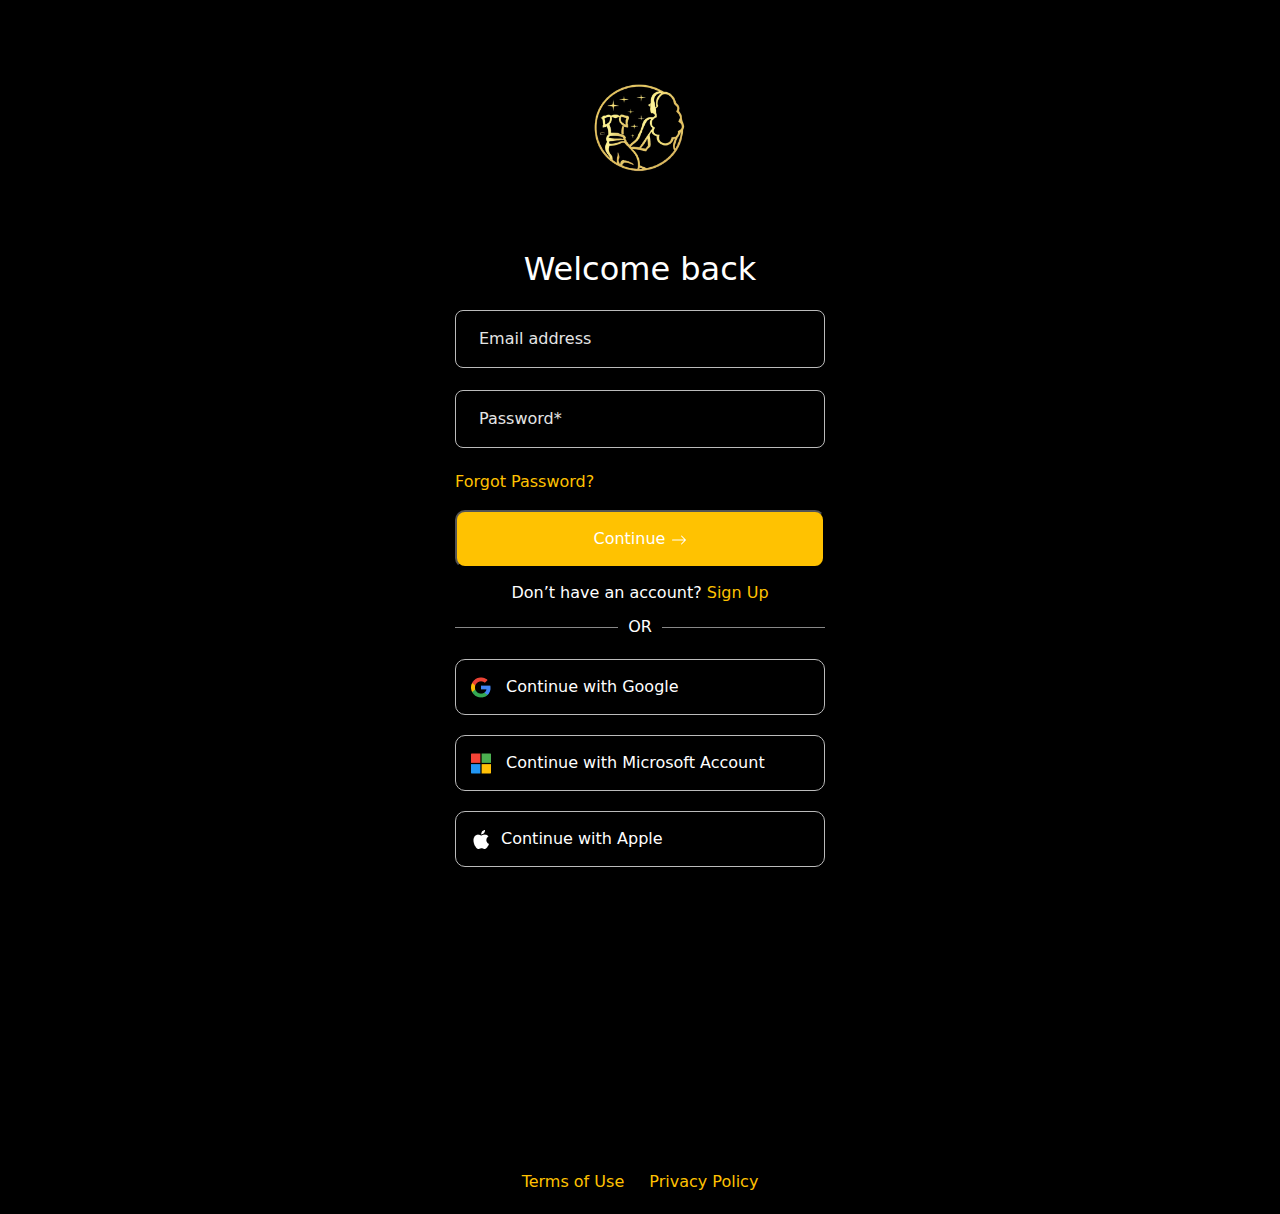
<file: login.html>
<!DOCTYPE html>
<html lang="en">
  <head>
    <meta charset="UTF-8" />
    <meta name="viewport" content="width=device-width, initial-scale=1.0" />
    <meta http-equiv="X-UA-Compatible" content="ie=edge" />
    <title>Belto-Log In</title>
    <link rel="stylesheet" href="./assets/css/auth.css" />

    <!-- bootstrap cdn -->
    <link
      href="https://cdn.jsdelivr.net/npm/bootstrap@5.3.3/dist/css/bootstrap.min.css"
      rel="stylesheet"
      integrity="sha384-QWTKZyjpPEjISv5WaRU9OFeRpok6YctnYmDr5pNlyT2bRjXh0JMhjY6hW+ALEwIH"
      crossorigin="anonymous"
    />
  </head>

  <body>
    <div class="form_container">
      <div class="logo">
        <a href="./index.html">
          <img src="./assets/img/BELTO LOGO FINAL.webp" alt="Logo" />
        </a>
      </div>
      <h2>Welcome back</h2>
      <form action="">
        <div class="input-group">
          <input type="text" name="" id="mail" placeholder="" />
          <label for="text1">Email address </label>
        </div>

        <div class="input-group">
          <input type="password" name="" id="pass" placeholder=" " />
          <label for="text2">Password*</label>
        </div>
        <div class="forgot_pass text-left mb-3">
          <a href="./reset.html"> Forgot Password?</a>
        </div>
        <div class="continue">
          <button class="active">
            Continue
            <svg
              xmlns="http://www.w3.org/2000/svg"
              width="16"
              height="16"
              fill="currentColor"
              class="bi bi-arrow-right"
              viewBox="0 0 16 16"
            >
              <path
                fill-rule="evenodd"
                d="M1 8a.5.5 0 0 1 .5-.5h11.793l-3.147-3.146a.5.5 0 0 1 .708-.708l4 4a.5.5 0 0 1 0 .708l-4 4a.5.5 0 0 1-.708-.708L13.293 8.5H1.5A.5.5 0 0 1 1 8"
              />
            </svg>
          </button>
        </div>

        <div class="login_link">
          <p>
            Don’t have an account?
            <a href="./signup.html" class="">Sign Up</a>
          </p>
        </div>

        <div class="auth_options">
          <div class="or">
            <div class="line"></div>
            <p>OR</p>
            <div class="line"></div>
          </div>
          <button>
            <img src="./assets/img/Google.png" alt="Google" /> Continue with
            Google
          </button>
          <button>
            <img src="./assets/img/Microsoft.png" alt="Google" /> Continue with
            Microsoft Account
          </button>
          <button>
            <img src="./assets/img/apple.png" alt="Google" />Continue with Apple
          </button>
        </div>
      </form>
    </div>

    <div class="terms">
      <a href="./terms.html">Terms of Use</a>
      <a href="./privacy.html">Privacy Policy</a>
    </div>
    <script>
      document.querySelector(".clickme").addEventListener("click", () => {
        console.log("clicked");
      });

      const togglePassword = document.querySelector("#togglePassword");
      const password = document.querySelector("#password");
      console.log("click");

      document
        .querySelector("#togglePassword")
        .addEventListener("click", () => {
          console.log("clicked");
          // Toggle the type attribute
          const type =
            password.getAttribute("type") === "password" ? "text" : "password";
          password.setAttribute("type", type);

          // Toggle the eye icon (you can change the icon src here)
          this.querySelector("img").src =
            type === "password" ? "eye.png" : "eye-hide.png";
        });
    </script>
  </body>
</html>
</file>
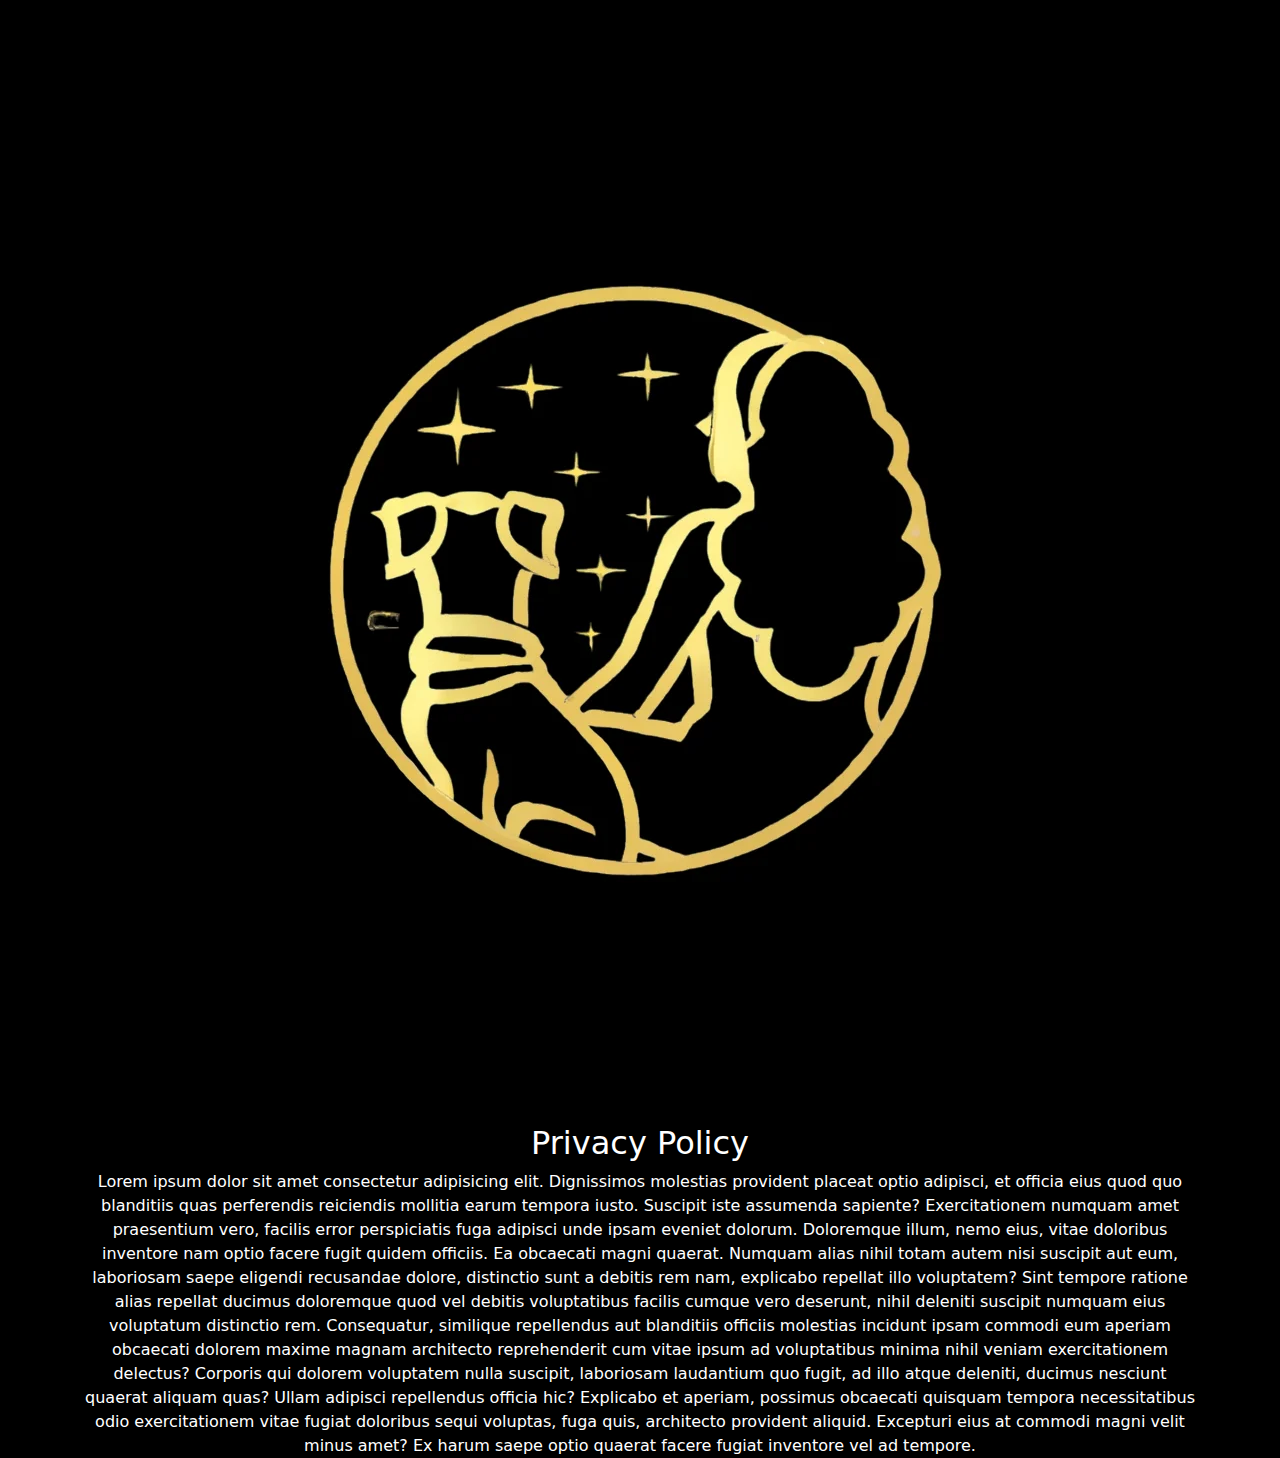
<file: privacy.html>
<!DOCTYPE html>
<html lang="en">
  <head>
    <meta charset="UTF-8" />
    <meta name="viewport" content="width=device-width, initial-scale=1.0" />
    <meta http-equiv="X-UA-Compatible" content="ie=edge" />
    <title>Belto-Privacy</title>
    <link rel="stylesheet" href="./assets/css/auth.css" />

    <!-- bootstrap cdn -->
    <link
      href="https://cdn.jsdelivr.net/npm/bootstrap@5.3.3/dist/css/bootstrap.min.css"
      rel="stylesheet"
      integrity="sha384-QWTKZyjpPEjISv5WaRU9OFeRpok6YctnYmDr5pNlyT2bRjXh0JMhjY6hW+ALEwIH"
      crossorigin="anonymous"
    />
  </head>

  <body>
    <div class="terms_container">
      <div class="container">
        <div class="logo">
          <a href="./index.html">
            <img src="./assets/img/BELTO LOGO FINAL.webp" alt="Logo" />

          </a>
        </div>
        <h2>Privacy Policy</h2>
        <p>
          Lorem ipsum dolor sit amet consectetur adipisicing elit. Dignissimos
          molestias provident placeat optio adipisci, et officia eius quod quo
          blanditiis quas perferendis reiciendis mollitia earum tempora iusto.
          Suscipit iste assumenda sapiente? Exercitationem numquam amet
          praesentium vero, facilis error perspiciatis fuga adipisci unde ipsam
          eveniet dolorum. Doloremque illum, nemo eius, vitae doloribus
          inventore nam optio facere fugit quidem officiis. Ea obcaecati magni
          quaerat. Numquam alias nihil totam autem nisi suscipit aut eum,
          laboriosam saepe eligendi recusandae dolore, distinctio sunt a debitis
          rem nam, explicabo repellat illo voluptatem? Sint tempore ratione
          alias repellat ducimus doloremque quod vel debitis voluptatibus
          facilis cumque vero deserunt, nihil deleniti suscipit numquam eius
          voluptatum distinctio rem. Consequatur, similique repellendus aut
          blanditiis officiis molestias incidunt ipsam commodi eum aperiam
          obcaecati dolorem maxime magnam architecto reprehenderit cum vitae
          ipsum ad voluptatibus minima nihil veniam exercitationem delectus?
          Corporis qui dolorem voluptatem nulla suscipit, laboriosam laudantium
          quo fugit, ad illo atque deleniti, ducimus nesciunt quaerat aliquam
          quas? Ullam adipisci repellendus officia hic? Explicabo et aperiam,
          possimus obcaecati quisquam tempora necessitatibus odio exercitationem
          vitae fugiat doloribus sequi voluptas, fuga quis, architecto provident
          aliquid. Excepturi eius at commodi magni velit minus amet? Ex harum
          saepe optio quaerat facere fugiat inventore vel ad tempore.
        </p>
      </div>
    </div>
  </body>
</html>
</file>
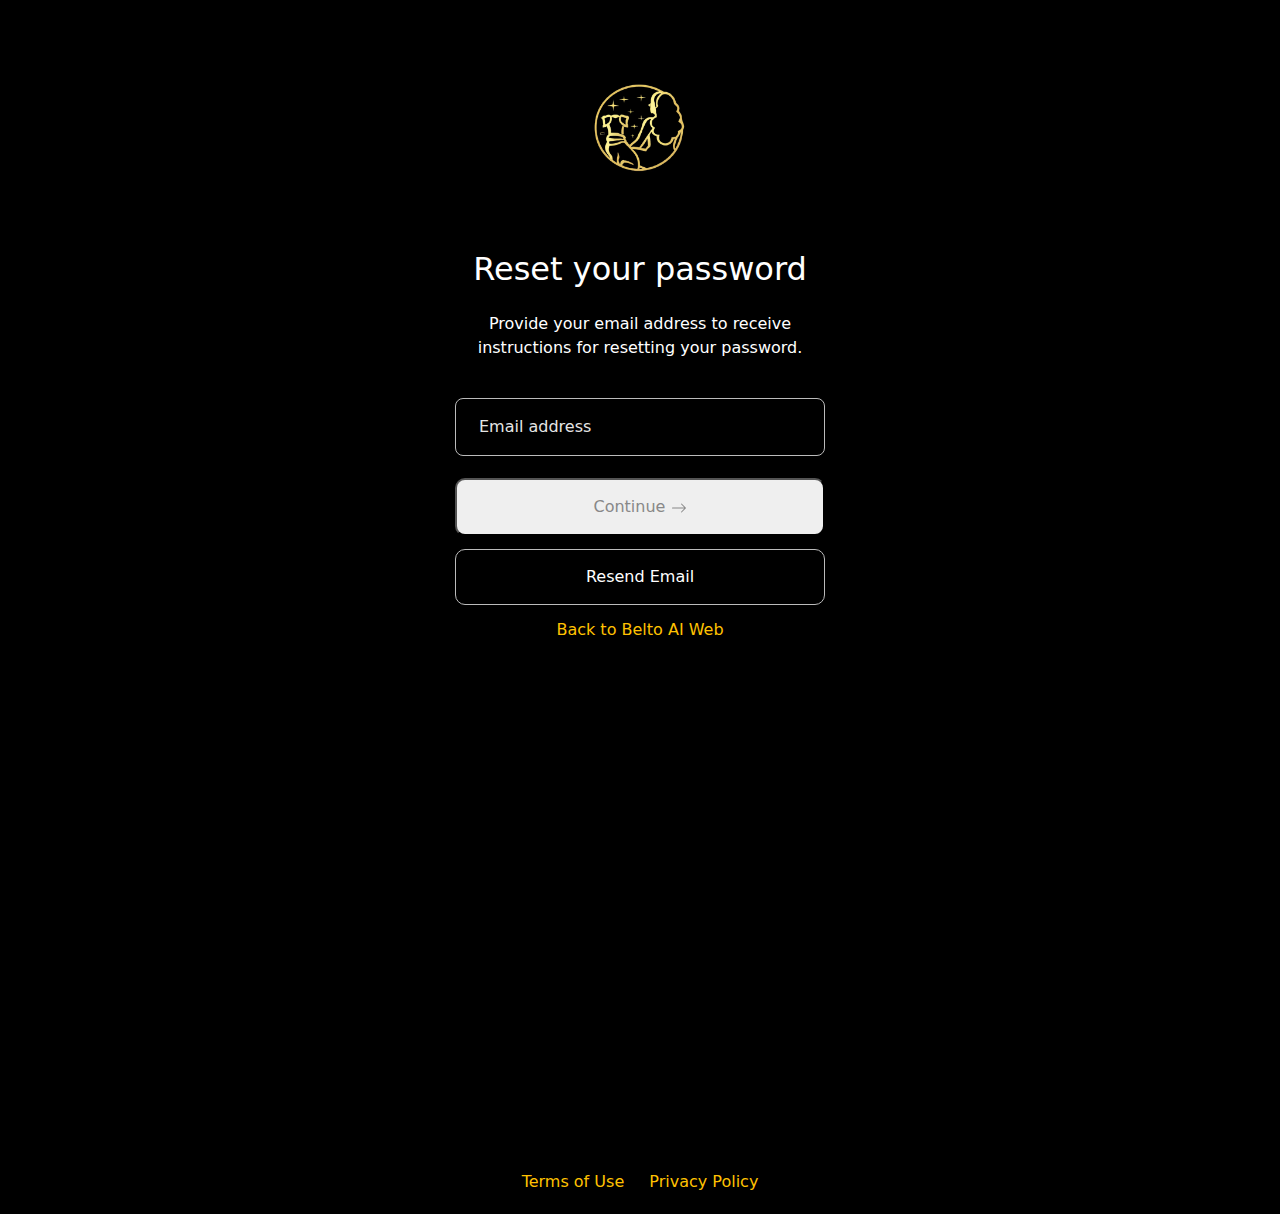
<file: reset.html>
<!DOCTYPE html>
<html lang="en">
  <head>
    <meta charset="UTF-8" />
    <meta name="viewport" content="width=device-width, initial-scale=1.0" />
    <meta http-equiv="X-UA-Compatible" content="ie=edge" />
    <title>Belto-Reset</title>
    <link rel="stylesheet" href="./assets/css/auth.css" />

    <!-- bootstrap cdn -->
    <link
      href="https://cdn.jsdelivr.net/npm/bootstrap@5.3.3/dist/css/bootstrap.min.css"
      rel="stylesheet"
      integrity="sha384-QWTKZyjpPEjISv5WaRU9OFeRpok6YctnYmDr5pNlyT2bRjXh0JMhjY6hW+ALEwIH"
      crossorigin="anonymous"
    />
  </head>

  <body>
    <div class="form_container">
      <div class="logo">
        <a href="./index.html">
          <img src="./assets/img/BELTO LOGO FINAL.webp" alt="Logo" />
        </a>
      </div>
      <h2>Reset your password</h2>
      <p class="text-center py-3">
        Provide your email address to receive instructions for resetting your
        password.
      </p>
      <p class="text-center py-3 check_email">
        Please check the email address example@gmail.com for instructions to
        reset your password.
      </p>
      <form action="">
        <div class="input-group">
          <input type="text" name="" id="mail" placeholder="" />
          <label for="text1">Email address </label>
        </div>

        <div class="continue">
          <button class="">
            Continue
            <svg
              xmlns="http://www.w3.org/2000/svg"
              width="16"
              height="16"
              fill="currentColor"
              class="bi bi-arrow-right"
              viewBox="0 0 16 16"
            >
              <path
                fill-rule="evenodd"
                d="M1 8a.5.5 0 0 1 .5-.5h11.793l-3.147-3.146a.5.5 0 0 1 .708-.708l4 4a.5.5 0 0 1 0 .708l-4 4a.5.5 0 0 1-.708-.708L13.293 8.5H1.5A.5.5 0 0 1 1 8"
              />
            </svg>
          </button>
          <button class="resend_email">Resend Email</button>
        </div>
        <a href="./index.html" class="home">Back to Belto AI Web</a>
      </form>
    </div>

    <div class="terms">
      <a href="">Terms of Use</a>
      <a href="">Privacy Policy</a>
    </div>
    <script>
      document.querySelector(".clickme").addEventListener("click", () => {
        console.log("clicked");
      });

      const togglePassword = document.querySelector("#togglePassword");
      const password = document.querySelector("#password");
      console.log("click");

      document
        .querySelector("#togglePassword")
        .addEventListener("click", () => {
          console.log("clicked");
          // Toggle the type attribute
          const type =
            password.getAttribute("type") === "password" ? "text" : "password";
          password.setAttribute("type", type);

          // Toggle the eye icon (you can change the icon src here)
          this.querySelector("img").src =
            type === "password" ? "eye.png" : "eye-hide.png";
        });
    </script>
  </body>
</html>
</file>
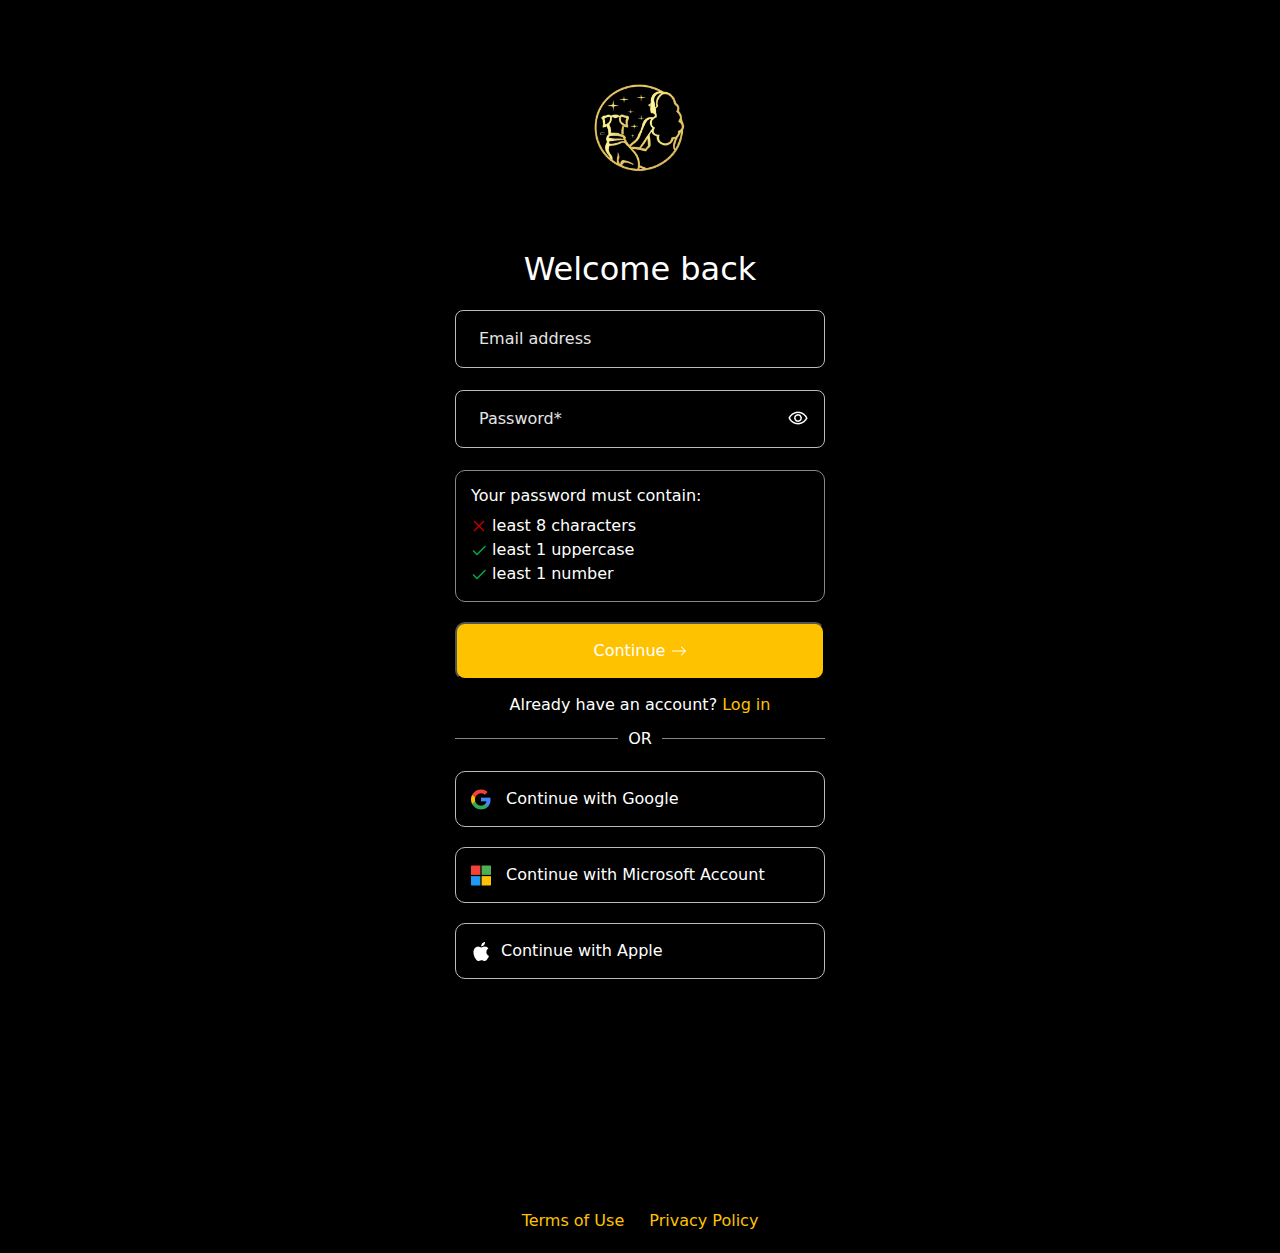
<file: signup.html>
<!DOCTYPE html>
<html lang="en">
  <head>
    <meta charset="UTF-8" />
    <meta name="viewport" content="width=device-width, initial-scale=1.0" />
    <meta http-equiv="X-UA-Compatible" content="ie=edge" />
    <title>Belto-Sign Up</title>
    <link rel="stylesheet" href="./assets/css/auth.css" />

    <!-- bootstrap cdn -->
    <link
      href="https://cdn.jsdelivr.net/npm/bootstrap@5.3.3/dist/css/bootstrap.min.css"
      rel="stylesheet"
      integrity="sha384-QWTKZyjpPEjISv5WaRU9OFeRpok6YctnYmDr5pNlyT2bRjXh0JMhjY6hW+ALEwIH"
      crossorigin="anonymous"
    />
  </head>

  <body>
    <div class="form_container">
      <div class="logo">
        <a href="./index.html">
          <img src="./assets/img/BELTO LOGO FINAL.webp" alt="Logo" />
        </a>
      </div>
      <h2>Welcome back</h2>
      <form action="">
        <div class="input-group">
          <input type="text" name="" id="mail" placeholder="" />
          <label for="text1">Email address </label>
          <div class="edit active">Edit</div>
        </div>
        <div class="input-group">
          <input type="password" name="" id="pass" placeholder=" " />
          <label for="text2">Password*</label>
          <div class="eyes">
            <img src="./assets/img/eye.png" alt="" class="eyes_img" />
          </div>
        </div>
        <div class="strong_pass">
          <h6>Your password must contain:</h6>
          <p><img src="./assets/img/cross.png" /> least 8 characters</p>
          <p><img src="./assets/img/Check.png" /> least 1 uppercase</p>
          <p><img src="./assets/img/Check.png" /> least 1 number</p>
        </div>
        <div class="continue">
          <button class="active">
            Continue
            <svg
              xmlns="http://www.w3.org/2000/svg"
              width="16"
              height="16"
              fill="currentColor"
              class="bi bi-arrow-right"
              viewBox="0 0 16 16"
            >
              <path
                fill-rule="evenodd"
                d="M1 8a.5.5 0 0 1 .5-.5h11.793l-3.147-3.146a.5.5 0 0 1 .708-.708l4 4a.5.5 0 0 1 0 .708l-4 4a.5.5 0 0 1-.708-.708L13.293 8.5H1.5A.5.5 0 0 1 1 8"
              />
            </svg>
          </button>
        </div>
        <div class="login_link">
          <p>
            Already have an account? <a href="./login.html" class="">Log in</a>
          </p>
        </div>

        <div class="auth_options">
          <div class="or">
            <div class="line"></div>
            <p>OR</p>
            <div class="line"></div>
          </div>
          <button>
            <img src="./assets/img/Google.png" alt="Google" /> Continue with
            Google
          </button>
          <button>
            <img src="./assets/img/Microsoft.png" alt="Google" /> Continue with
            Microsoft Account
          </button>
          <button>
            <img src="./assets/img/apple.png" alt="Google" />Continue with Apple
          </button>
        </div>
      </form>

      <div class="terms">
        <a href="./terms.html">Terms of Use</a>
        <a href="./privacy.html">Privacy Policy</a>
      </div>
    </div>

    <script>
      const password = document.querySelector("#pass");
      const eyeIcon = document.querySelector(".eyes");

      document.querySelector(".eyes").addEventListener("click", () => {
        const type =
          password.getAttribute("type") === "password" ? "text" : "password";
        password.setAttribute("type", type);

        eyeIcon.querySelector("img").src =
          type === "password"
            ? "./assets/img/eye.png"
            : "./assets/img/eye-hide.png";
      });
    </script>
  </body>
</html>
</file>
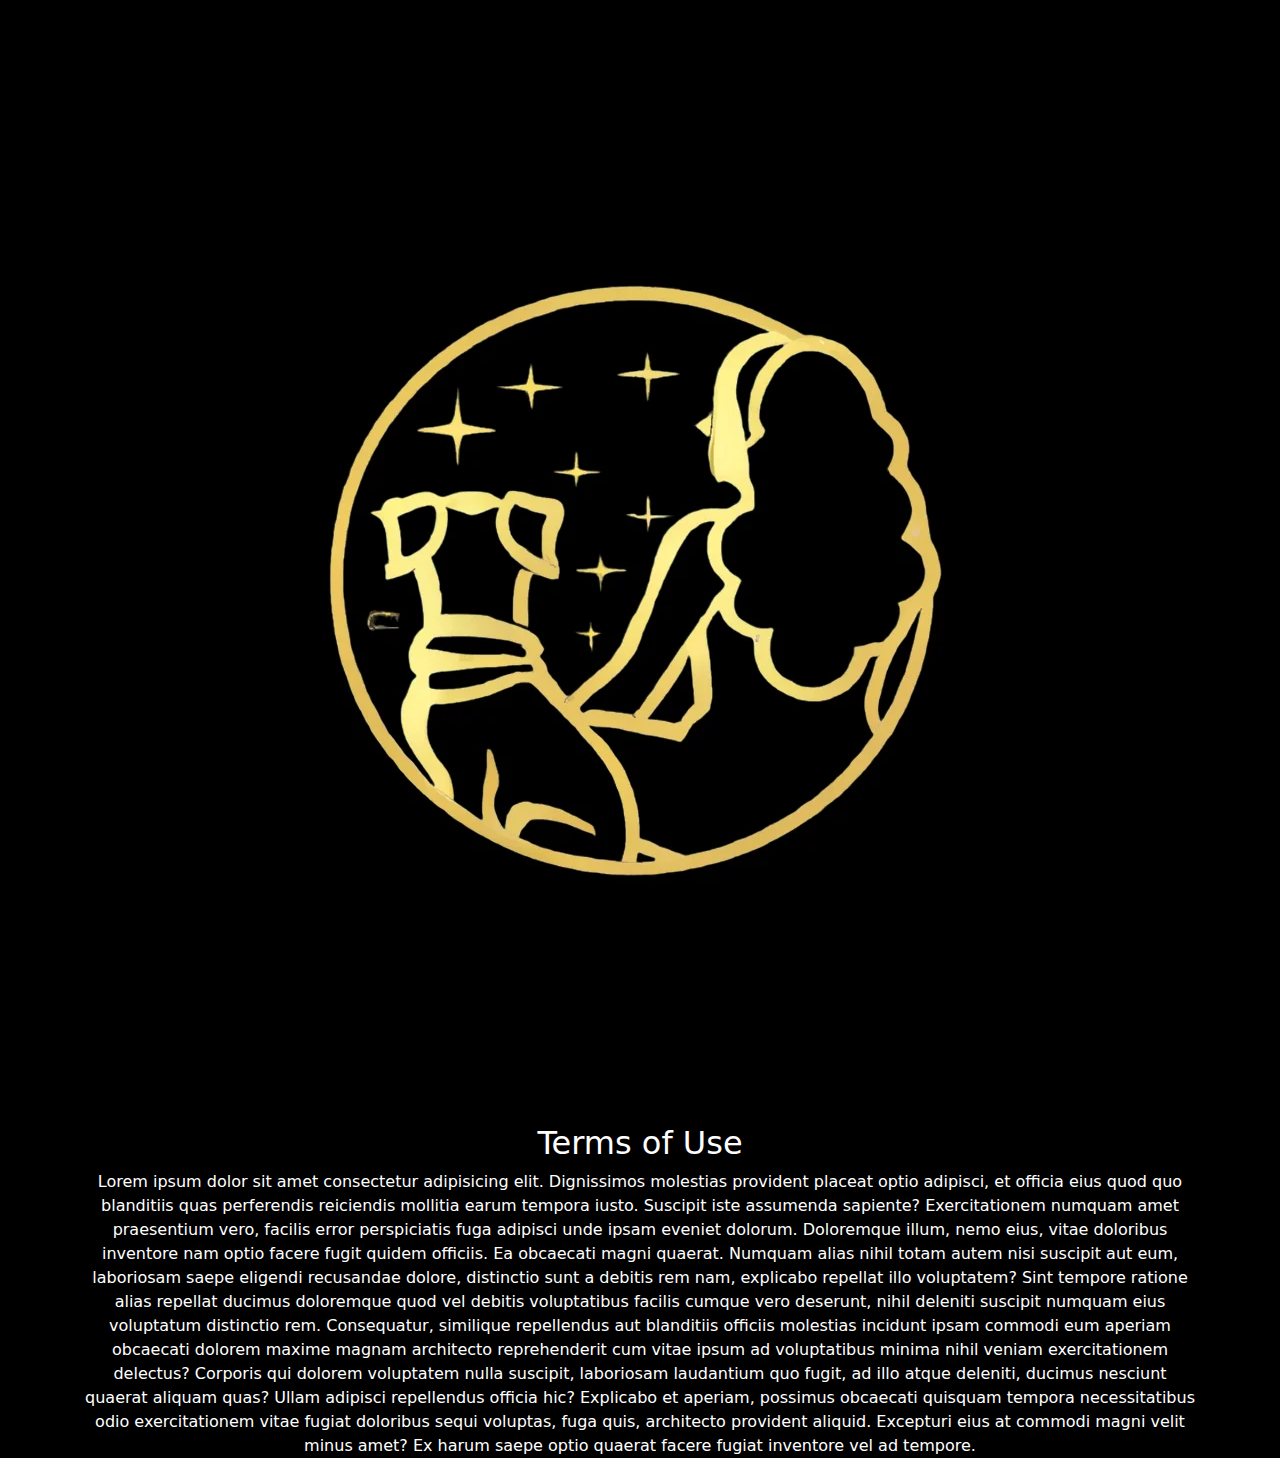
<file: terms.html>
<!DOCTYPE html>
<html lang="en">
  <head>
    <meta charset="UTF-8" />
    <meta name="viewport" content="width=device-width, initial-scale=1.0" />
    <meta http-equiv="X-UA-Compatible" content="ie=edge" />
    <title>Belto-Terms</title>
    <link rel="stylesheet" href="./assets/css/auth.css" />

    <!-- bootstrap cdn -->
    <link
      href="https://cdn.jsdelivr.net/npm/bootstrap@5.3.3/dist/css/bootstrap.min.css"
      rel="stylesheet"
      integrity="sha384-QWTKZyjpPEjISv5WaRU9OFeRpok6YctnYmDr5pNlyT2bRjXh0JMhjY6hW+ALEwIH"
      crossorigin="anonymous"
    />
  </head>

  <body>
    <div class="terms_container">
      <div class="container">
        <div class="logo">
          <a href="./index.html">
            <img src="./assets/img/BELTO LOGO FINAL.webp" alt="Logo" />

          </a>
        </div>
        <h2>Terms of Use</h2>
        <p>
          Lorem ipsum dolor sit amet consectetur adipisicing elit. Dignissimos
          molestias provident placeat optio adipisci, et officia eius quod quo
          blanditiis quas perferendis reiciendis mollitia earum tempora iusto.
          Suscipit iste assumenda sapiente? Exercitationem numquam amet
          praesentium vero, facilis error perspiciatis fuga adipisci unde ipsam
          eveniet dolorum. Doloremque illum, nemo eius, vitae doloribus
          inventore nam optio facere fugit quidem officiis. Ea obcaecati magni
          quaerat. Numquam alias nihil totam autem nisi suscipit aut eum,
          laboriosam saepe eligendi recusandae dolore, distinctio sunt a debitis
          rem nam, explicabo repellat illo voluptatem? Sint tempore ratione
          alias repellat ducimus doloremque quod vel debitis voluptatibus
          facilis cumque vero deserunt, nihil deleniti suscipit numquam eius
          voluptatum distinctio rem. Consequatur, similique repellendus aut
          blanditiis officiis molestias incidunt ipsam commodi eum aperiam
          obcaecati dolorem maxime magnam architecto reprehenderit cum vitae
          ipsum ad voluptatibus minima nihil veniam exercitationem delectus?
          Corporis qui dolorem voluptatem nulla suscipit, laboriosam laudantium
          quo fugit, ad illo atque deleniti, ducimus nesciunt quaerat aliquam
          quas? Ullam adipisci repellendus officia hic? Explicabo et aperiam,
          possimus obcaecati quisquam tempora necessitatibus odio exercitationem
          vitae fugiat doloribus sequi voluptas, fuga quis, architecto provident
          aliquid. Excepturi eius at commodi magni velit minus amet? Ex harum
          saepe optio quaerat facere fugiat inventore vel ad tempore.
        </p>
      </div>
    </div>
  </body>
</html>
</file>
<file: assets/css/auth.css>
body {
  background-color: var(--body) !important;
}
:root {
  --body: #000;
  --text: #888888;
  --text-light: #e5e5e5;
  --primary: #ffc201;
  --border: #bbbbbb;
  --white: #fff;
  --padding: 16px 24px;
  --line-height: 24px;
}
a {
  text-decoration: none !important;
}
p {
  margin: 0 !important;
}

.form_container {
  background-color: var(--body);
  min-height: 100vh;
  color: var(--white);
  width: 370px;
  margin: 0 auto;
}

.form_container .logo {
  text-align: center;
  margin: 50px auto;
  width: 100%;
}

.form_container .logo img{
  width: 150px;
}
.form_container h2 {
  text-align: center;
}

.input-group {
  width: 370px;
  position: relative;
  border: 1px solid var(--border);
  border-radius: 8px;
  margin: 22px auto;
}
.input-group input {
  padding: var(--padding);
  border: none;
  background-color: transparent;
  width: 100%;
  color: var(--text);
  font-size: 16px;
  line-height: var(--line-height);
}

.input-group:hover,
.input-group:focus-within {
  border-color: var(--primary);
}

.input-group input:focus,
.input-group:hover input {
  color: var(--text-light);
}

.input-group input:focus-visible {
  outline: none;
}

.input-group label {
  position: absolute;
  background-color: transparent;
  padding: var(--padding);
  line-height: var(--line-height);
  top: 0;
  left: 0;
  bottom: 0;
  color: var(--text-light);
  cursor: text;
  transition: 0.4s;
}

.input-group:hover label {
  color: var(--primary);
}

.input-group:focus-within label,
.input-group input:not(:placeholder-shown) ~ label {
  padding: 0px 8px;
  background-color: var(--body);
  top: -12px;
  left: 16px;
  bottom: auto;
  color: var(--primary);
  /* display: block; */
}

.edit {
  display: none;
}
.edit.active,
.input-group .eyes {
  position: absolute;
  right: 16px;
  top: 14px;
  cursor: pointer;
  color: var(--primary);
}
.input-group .eyes .open,
.input-group .eyes .hide {
  display: none;
}

.input-group .eyes .open.active,
.input-group .eyes .hide.active {
  display: block;
}
.login_link a,
.forgot_pass a {
  color: var(--primary);
  text-decoration: none;
  font-weight: 500;
}

.login_link {
  text-align: center !important;
}

.or {
  display: flex;
  align-items: center;
  justify-content: space-between;
  margin: 10px 0;
}
.or .line {
  width: 44%;
  height: 1px;
  background-color: var(--text);
}
.continue button {
  width: 100%;
  border-radius: 10px;
  padding: 15px;
  font-weight: 500;
  margin-bottom: 13px;
  color: var(--text);
}

.continue button.active {
  background-color: var(--primary);
  color: var(--white);
}
.auth_options button {
  background: transparent;
  border: 1px solid var(--border);
  padding: 15px;
  border-radius: 10px;
  color: var(--white);
  width: 100%;
  text-align: left;
  margin: 10px 0;
  font-weight: 500;
}
.auth_options button img {
  margin-right: 10px;
}
.strong_pass {
  padding: 15px;
  border-radius: 10px;
  border: 1px solid var(--text);
  margin-bottom: 20px;
}
.terms {
  margin: 0 auto;
  width: 100%;
  text-align: center;
  margin: 220px 0 20px 0;
}
.terms a {
  color: var(--primary);
  text-decoration: none;
  margin: 0 10px;
}

.terms_container {
  text-align: center;
  color: var(--white);
}
.terms_container img {
  padding: 50px 0;
}

.home {
  color: var(--primary);
  text-align: center;
  display: block;
}

.check_email {
  display: none;
}
.check_email.active {
  display: none;
}
.resend_email {
  width: 100%;
  border: 1px solid var(--border);
  background: transparent;
  color: var(--white) !important;
}
</file>
